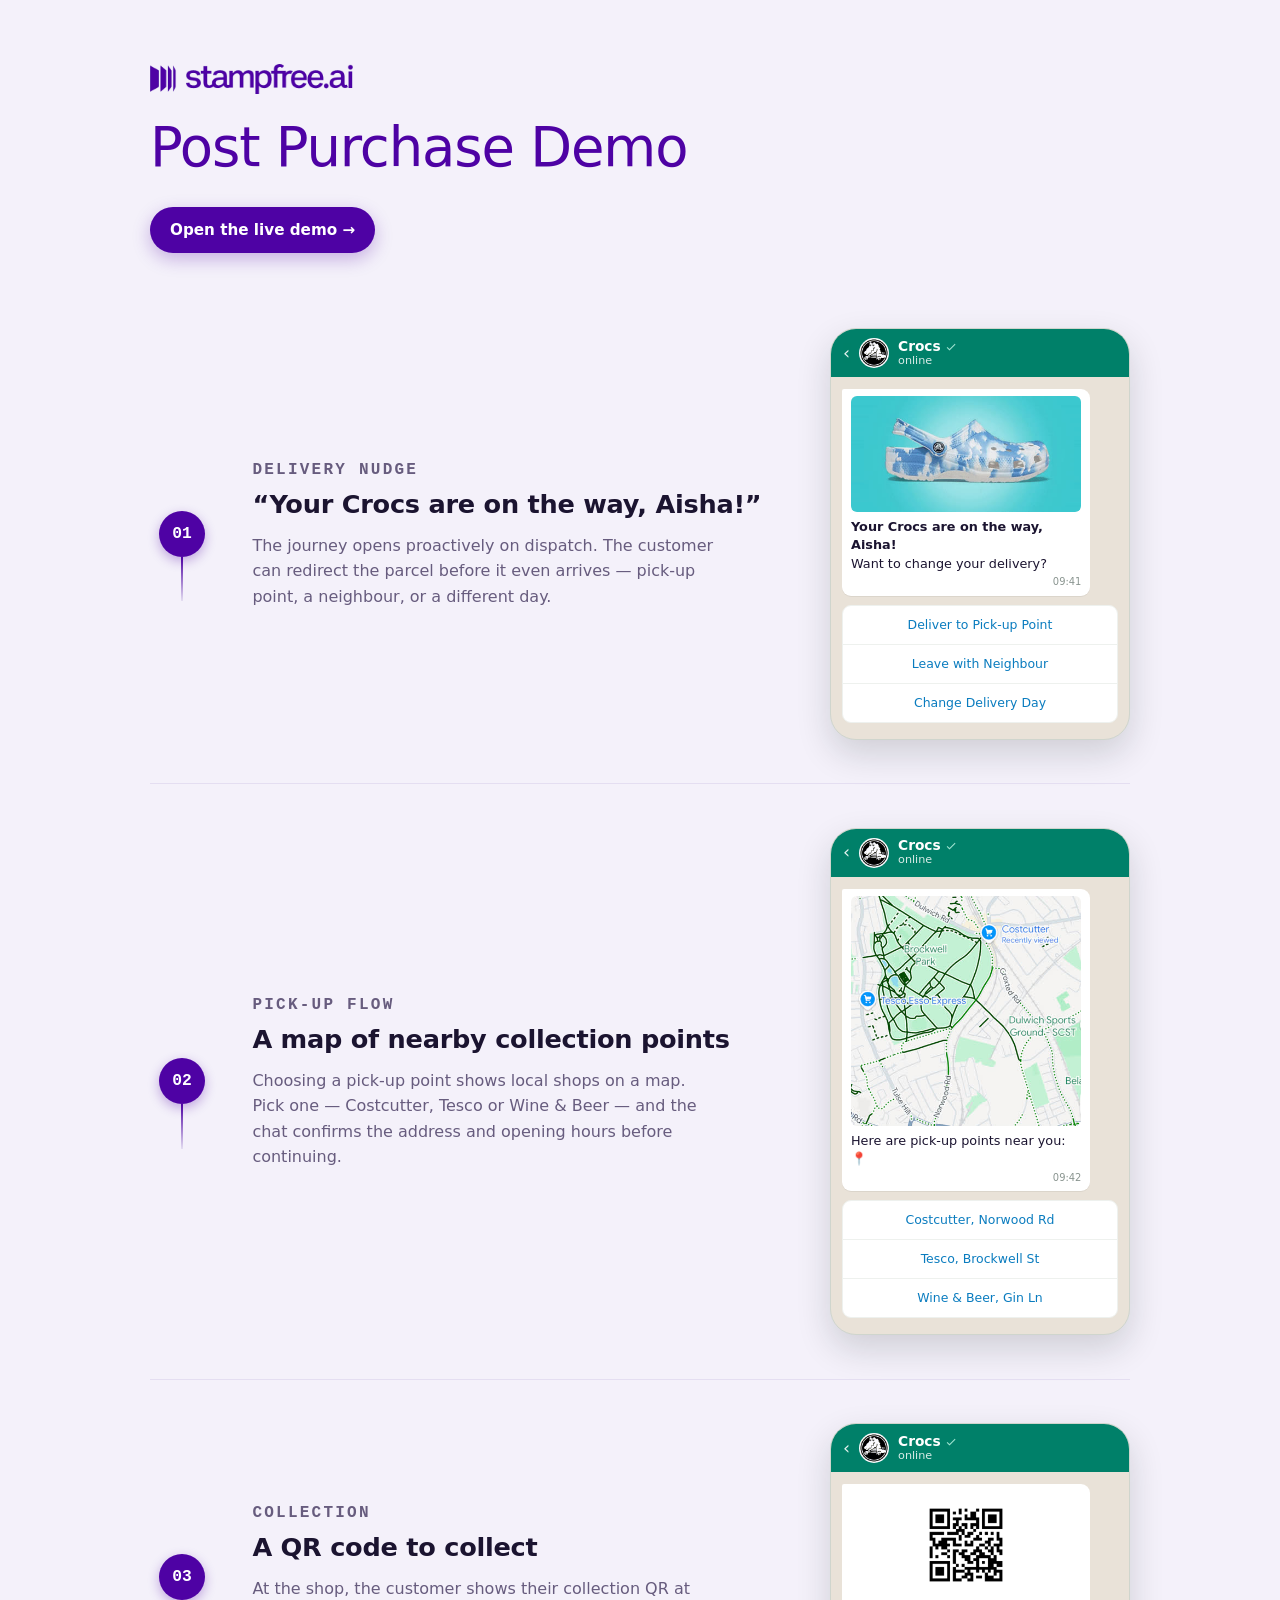
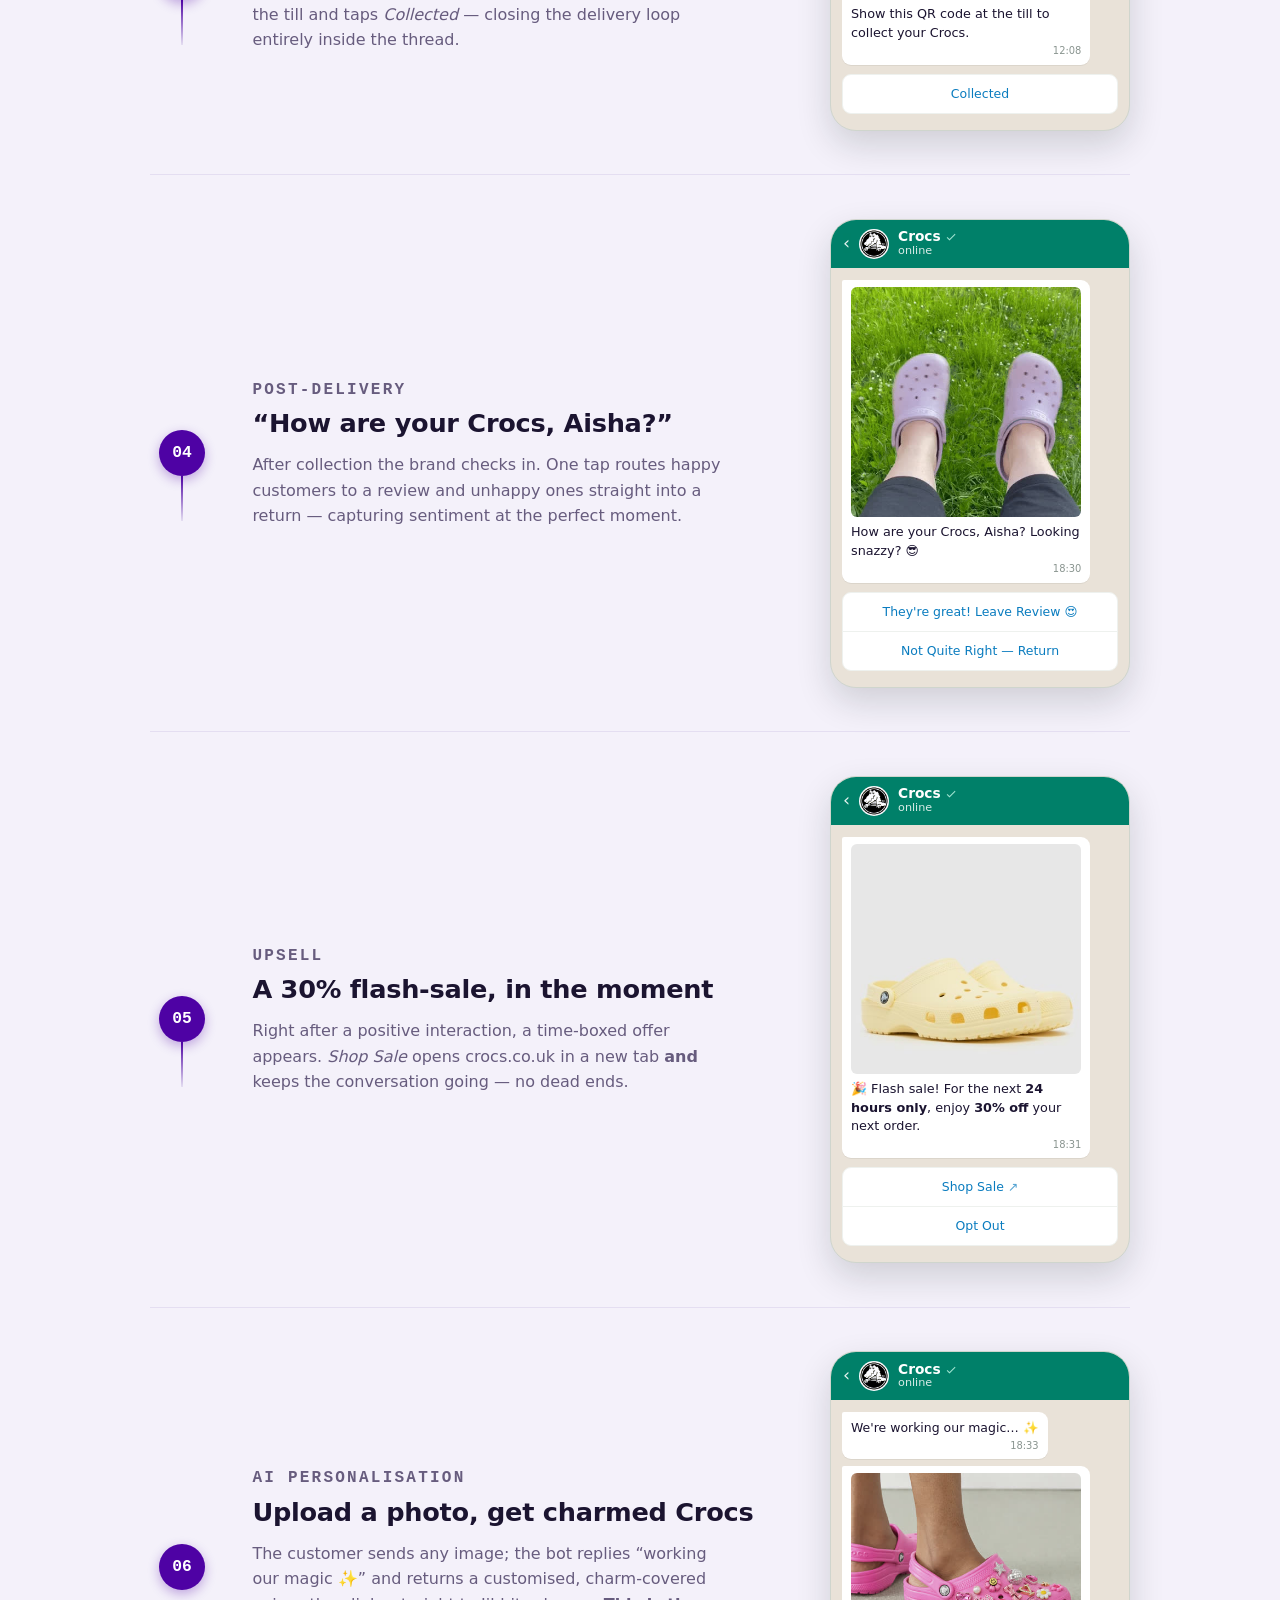
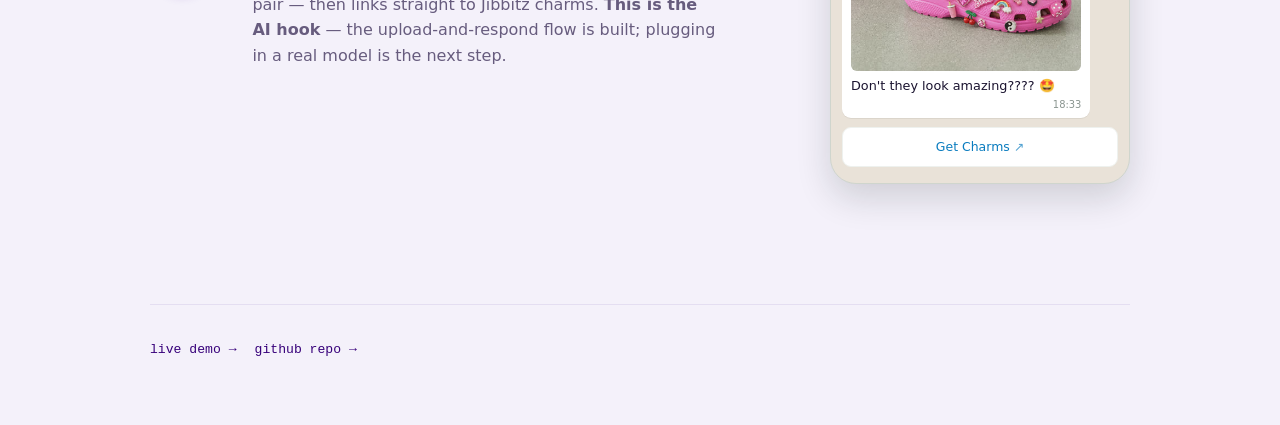
<file: walkthrough.html>
<!DOCTYPE html>
<html lang="en">
<head>
<meta charset="UTF-8">
<meta name="viewport" content="width=device-width, initial-scale=1.0">
<title>Crocs × WhatsApp — the delivery journey</title>
<meta name="description" content="A clickable demo of a whole post-purchase journey inside one WhatsApp chat — delivery, collection, feedback, upsell and AI photo personalisation.">
<style>
  :root{
    --ground:#F4F1FA; --card:#FFFFFF; --ink:#1B1430; --muted:#675C7E;
    --accent:#4E02A4; --accent-deep:#37017A; --mint:#ECE3FA; --line:#E4DEF1;
    --wa-bar:#008069; --wa-screen:#E9E2D8; --bubble-in:#FFFFFF; --bubble-out:#D9FDD3;
    --sans:ui-sans-serif,system-ui,-apple-system,"Segoe UI",Roboto,Helvetica,Arial,sans-serif;
    --mono:ui-monospace,"SF Mono","Cascadia Mono","Roboto Mono",Menlo,Consolas,monospace;
  }
  *{box-sizing:border-box}
  body{margin:0;background:var(--ground);color:var(--ink);font-family:var(--sans);
    line-height:1.6;-webkit-font-smoothing:antialiased;text-rendering:optimizeLegibility}
  .wrap{max-width:1060px;margin:0 auto;padding:clamp(28px,5vw,72px) clamp(20px,4vw,40px)}

  /* ---- masthead ---- */
  .logo{height:30px;width:auto;display:block;margin:0 0 26px}
  h1{font-size:clamp(2.1rem,5.2vw,3.4rem);line-height:1.04;letter-spacing:-.02em;font-weight:400;
    color:var(--accent);margin:0;max-width:18ch;text-wrap:balance}
  .dek{font-size:clamp(1.02rem,1.6vw,1.18rem);color:var(--muted);max-width:60ch;margin:22px 0 0}
  .actions{display:flex;flex-wrap:wrap;gap:12px;margin-top:30px}
  .btn{font:inherit;font-weight:600;font-size:.95rem;text-decoration:none;border-radius:999px;
    padding:11px 20px;display:inline-flex;align-items:center;gap:8px;transition:transform .15s,box-shadow .15s}
  .btn:hover{transform:translateY(-1px)}
  .btn.primary{background:var(--accent);color:#fff;box-shadow:0 6px 18px rgba(78,2,164,.28)}
  .btn.primary:hover{box-shadow:0 10px 26px rgba(78,2,164,.36)}
  .btn.ghost{background:transparent;color:var(--ink);border:1.5px solid var(--line)}
  .btn.ghost:hover{border-color:var(--accent)}
  .btn:focus-visible{outline:3px solid var(--accent);outline-offset:3px}

  .lead-note{margin-top:34px;padding:16px 20px;background:var(--card);border:1px solid var(--line);
    border-left:3px solid var(--accent);border-radius:10px;font-size:.95rem;color:var(--muted);max-width:64ch}
  .lead-note b{color:var(--ink);font-weight:600}

  /* ---- timeline ---- */
  .steps{margin-top:clamp(18px,2.5vw,32px);position:relative}
  .step{display:grid;grid-template-columns:64px 1fr 300px;gap:clamp(20px,3vw,44px);
    align-items:center;position:relative;padding:clamp(26px,3.4vw,48px) 0}
  .step + .step{border-top:1px solid var(--line)}
  .gutter{position:relative;display:flex;justify-content:center}
  .badge{width:46px;height:46px;border-radius:50%;background:var(--accent);color:#fff;
    font-family:var(--mono);font-weight:700;font-size:1.02rem;display:flex;align-items:center;justify-content:center;
    box-shadow:0 4px 12px rgba(78,2,164,.32);position:relative;z-index:2}
  /* connecting spine */
  .step:not(:last-child) .gutter::after{content:"";position:absolute;top:46px;bottom:calc(-1 * clamp(26px,3.4vw,48px) - 1px);
    left:50%;transform:translateX(-50%);width:2px;background:linear-gradient(var(--accent),var(--line));z-index:1}

  .copy h2{font-size:clamp(1.3rem,2.2vw,1.6rem);font-weight:700;letter-spacing:-.01em;margin:0 0 8px;text-wrap:balance}
  .copy p{margin:0;color:var(--muted);font-size:1rem;max-width:46ch}
  .tag{font-family:var(--mono);font-size:.68rem;letter-spacing:.14em;text-transform:uppercase;
    color:var(--accent-deep);margin:0 0 10px;font-weight:600}

  /* ---- phone "screenshot" ---- */
  .phone{width:100%;max-width:300px;justify-self:center;border-radius:26px;overflow:hidden;
    background:var(--wa-screen);border:1px solid #cfd5cd;box-shadow:0 14px 34px rgba(17,34,28,.16);
    display:flex;flex-direction:column}
  .wa-bar{background:var(--wa-bar);color:#fff;display:flex;align-items:center;gap:9px;padding:9px 12px}
  .wa-bar .back{font-size:1.1rem;line-height:1;opacity:.9}
  .wa-bar img.ava{width:30px;height:30px;border-radius:50%;object-fit:cover;background:#fff;flex:0 0 auto}
  .wa-bar .who{display:flex;flex-direction:column;line-height:1.15;min-width:0}
  .wa-bar .who .nm{font-size:.86rem;font-weight:600;display:flex;align-items:center;gap:4px}
  .wa-bar .who .nm svg{width:12px;height:12px;fill:#9FE3D0}
  .wa-bar .who .on{font-size:.7rem;opacity:.85}
  .screen{padding:12px 11px 16px;display:flex;flex-direction:column;gap:7px}
  .bubble{max-width:90%;font-size:.8rem;line-height:1.45;padding:7px 9px 6px;border-radius:9px;
    box-shadow:0 1px .5px rgba(0,0,0,.06)}
  .bubble.in{align-self:flex-start;background:var(--bubble-in);border-radius:2px 9px 9px 9px}
  .bubble img.shot{width:100%;border-radius:6px;display:block;margin-bottom:6px}
  .qrwrap{background:#fff;border-radius:6px;padding:6px;margin-bottom:6px}
  .qrwrap img{width:96px;display:block;margin:0 auto}
  .time{font-size:.62rem;color:#8a9590;text-align:right;margin-top:2px}
  .opts{align-self:stretch;background:#fff;border-radius:9px;overflow:hidden;border:1px solid #eef1ee;margin-top:2px}
  .opt{padding:9px;text-align:center;font-size:.78rem;font-weight:500;color:#0a7cbf}
  .opt + .opt{border-top:1px solid #eef1ee}
  .opt.link::after{content:" ↗";opacity:.7}

  /* ---- footer ---- */
  .foot{margin-top:clamp(46px,6vw,80px);border-top:1px solid var(--line);padding-top:30px;
    display:grid;grid-template-columns:1fr;gap:18px}
  .foot h3{margin:0 0 6px;font-size:1.05rem;font-weight:700}
  .foot p{margin:0;color:var(--muted);font-size:.95rem;max-width:70ch}
  .foot code{font-family:var(--mono);font-size:.85em;background:#fff;border:1px solid var(--line);
    padding:1px 6px;border-radius:5px;color:var(--accent-deep)}
  .foot .links{font-family:var(--mono);font-size:.82rem;display:flex;flex-wrap:wrap;gap:18px;margin-top:4px}
  .foot a{color:var(--accent-deep);text-decoration:none;border-bottom:1px solid transparent}
  .foot a:hover{border-bottom-color:var(--accent)}

  @media (max-width:760px){
    .step{grid-template-columns:48px 1fr;gap:18px 16px}
    .phone{grid-column:1 / -1;max-width:280px;justify-self:start;margin-top:6px}
    .step:not(:last-child) .gutter::after{bottom:-18px}
    .badge{width:40px;height:40px;font-size:.92rem}
  }

  .reveal{opacity:0;transform:translateY(14px);transition:opacity .6s ease,transform .6s ease}
  .reveal.in{opacity:1;transform:none}
  @media (prefers-reduced-motion:reduce){.reveal{opacity:1;transform:none;transition:none}}

  /* Print / Save-as-PDF: show everything, keep colours, keep steps whole */
  @media print{
    *{-webkit-print-color-adjust:exact;print-color-adjust:exact}
    body{background:#fff}
    .wrap{max-width:none;padding:24px 28px}
    .reveal{opacity:1 !important;transform:none !important;transition:none !important}
    .step{break-inside:avoid;page-break-inside:avoid}
    .btn{border:1px solid var(--line)}
  }
</style>
</head>
<body>
<div class="wrap">
  <header>
    <img class="logo" src="[data-uri]" alt="stampfree.ai">
    <h1>Post Purchase Demo</h1>
    <div class="actions">
      <a class="btn primary" href="https://pipgdm.github.io/crocs-whatsapp-demo/" target="_blank" rel="noopener">Open the live demo →</a>
    </div>
  </header>

  <main class="steps">

    <section class="step reveal">
      <div class="gutter"><div class="badge">01</div></div>
      <div class="copy">
        <p class="tag">Delivery nudge</p>
        <h2>“Your Crocs are on the way, Aisha!”</h2>
        <p>The journey opens proactively on dispatch. The customer can redirect the parcel before it even arrives — pick-up point, a neighbour, or a different day.</p>
      </div>
      <div class="phone" aria-hidden="true">
        <div class="wa-bar"><span class="back">‹</span><img class="ava" src="[data-uri]" alt=""><div class="who"><span class="nm">Crocs <svg viewBox="0 0 24 24"><path d="M9 16.17 4.83 12l-1.42 1.41L9 19 21 7l-1.41-1.41z"/></svg></span><span class="on">online</span></div></div>
        <div class="screen">
          <div class="bubble in"><img class="shot" src="[data-uri]" alt="Crocs on the way"><b>Your Crocs are on the way, Aisha!</b><br>Want to change your delivery?<div class="time">09:41</div></div>
          <div class="opts"><div class="opt">Deliver to Pick-up Point</div><div class="opt">Leave with Neighbour</div><div class="opt">Change Delivery Day</div></div>
        </div>
      </div>
    </section>

    <section class="step reveal">
      <div class="gutter"><div class="badge">02</div></div>
      <div class="copy">
        <p class="tag">Pick-up flow</p>
        <h2>A map of nearby collection points</h2>
        <p>Choosing a pick-up point shows local shops on a map. Pick one — Costcutter, Tesco or Wine&nbsp;&amp;&nbsp;Beer — and the chat confirms the address and opening hours before continuing.</p>
      </div>
      <div class="phone" aria-hidden="true">
        <div class="wa-bar"><span class="back">‹</span><img class="ava" src="[data-uri]" alt=""><div class="who"><span class="nm">Crocs <svg viewBox="0 0 24 24"><path d="M9 16.17 4.83 12l-1.42 1.41L9 19 21 7l-1.41-1.41z"/></svg></span><span class="on">online</span></div></div>
        <div class="screen">
          <div class="bubble in"><img class="shot" src="[data-uri]" alt="Map of pick-up points">Here are pick-up points near you: 📍<div class="time">09:42</div></div>
          <div class="opts"><div class="opt">Costcutter, Norwood Rd</div><div class="opt">Tesco, Brockwell St</div><div class="opt">Wine &amp; Beer, Gin Ln</div></div>
        </div>
      </div>
    </section>

    <section class="step reveal">
      <div class="gutter"><div class="badge">03</div></div>
      <div class="copy">
        <p class="tag">Collection</p>
        <h2>A QR code to collect</h2>
        <p>At the shop, the customer shows their collection QR at the till and taps <em>Collected</em> — closing the delivery loop entirely inside the thread.</p>
      </div>
      <div class="phone" aria-hidden="true">
        <div class="wa-bar"><span class="back">‹</span><img class="ava" src="[data-uri]" alt=""><div class="who"><span class="nm">Crocs <svg viewBox="0 0 24 24"><path d="M9 16.17 4.83 12l-1.42 1.41L9 19 21 7l-1.41-1.41z"/></svg></span><span class="on">online</span></div></div>
        <div class="screen">
          <div class="bubble in"><div class="qrwrap"><img src="[data-uri]" alt="Collection QR code"></div>Show this QR code at the till to collect your Crocs.<div class="time">12:08</div></div>
          <div class="opts"><div class="opt">Collected</div></div>
        </div>
      </div>
    </section>

    <section class="step reveal">
      <div class="gutter"><div class="badge">04</div></div>
      <div class="copy">
        <p class="tag">Post-delivery</p>
        <h2>“How are your Crocs, Aisha?”</h2>
        <p>After collection the brand checks in. One tap routes happy customers to a review and unhappy ones straight into a return — capturing sentiment at the perfect moment.</p>
      </div>
      <div class="phone" aria-hidden="true">
        <div class="wa-bar"><span class="back">‹</span><img class="ava" src="[data-uri]" alt=""><div class="who"><span class="nm">Crocs <svg viewBox="0 0 24 24"><path d="M9 16.17 4.83 12l-1.42 1.41L9 19 21 7l-1.41-1.41z"/></svg></span><span class="on">online</span></div></div>
        <div class="screen">
          <div class="bubble in"><img class="shot" src="[data-uri]" alt="Crocs delivered">How are your Crocs, Aisha? Looking snazzy? 😎<div class="time">18:30</div></div>
          <div class="opts"><div class="opt">They&#39;re great! Leave Review 😍</div><div class="opt">Not Quite Right — Return</div></div>
        </div>
      </div>
    </section>

    <section class="step reveal">
      <div class="gutter"><div class="badge">05</div></div>
      <div class="copy">
        <p class="tag">Upsell</p>
        <h2>A 30% flash-sale, in the moment</h2>
        <p>Right after a positive interaction, a time-boxed offer appears. <em>Shop Sale</em> opens crocs.co.uk in a new tab <b>and</b> keeps the conversation going — no dead ends.</p>
      </div>
      <div class="phone" aria-hidden="true">
        <div class="wa-bar"><span class="back">‹</span><img class="ava" src="[data-uri]" alt=""><div class="who"><span class="nm">Crocs <svg viewBox="0 0 24 24"><path d="M9 16.17 4.83 12l-1.42 1.41L9 19 21 7l-1.41-1.41z"/></svg></span><span class="on">online</span></div></div>
        <div class="screen">
          <div class="bubble in"><img class="shot" src="[data-uri]" alt="30% off flash sale">🎉 Flash sale! For the next <b>24 hours only</b>, enjoy <b>30% off</b> your next order.<div class="time">18:31</div></div>
          <div class="opts"><div class="opt link">Shop Sale</div><div class="opt">Opt Out</div></div>
        </div>
      </div>
    </section>

    <section class="step reveal">
      <div class="gutter"><div class="badge">06</div></div>
      <div class="copy">
        <p class="tag">AI personalisation</p>
        <h2>Upload a photo, get charmed Crocs</h2>
        <p>The customer sends any image; the bot replies “working our magic ✨” and returns a customised, charm-covered pair — then links straight to Jibbitz charms. <b>This is the AI hook</b> — the upload-and-respond flow is built; plugging in a real model is the next step.</p>
      </div>
      <div class="phone" aria-hidden="true">
        <div class="wa-bar"><span class="back">‹</span><img class="ava" src="[data-uri]" alt=""><div class="who"><span class="nm">Crocs <svg viewBox="0 0 24 24"><path d="M9 16.17 4.83 12l-1.42 1.41L9 19 21 7l-1.41-1.41z"/></svg></span><span class="on">online</span></div></div>
        <div class="screen">
          <div class="bubble in" style="font-size:.78rem">We&#39;re working our magic… ✨<div class="time">18:33</div></div>
          <div class="bubble in"><img class="shot" src="[data-uri]" alt="Customised charm Crocs">Don&#39;t they look amazing???? 🤩<div class="time">18:33</div></div>
          <div class="opts"><div class="opt link">Get Charms</div></div>
        </div>
      </div>
    </section>

  </main>

  <footer class="foot">
    <div class="links">
      <a href="https://pipgdm.github.io/crocs-whatsapp-demo/" target="_blank" rel="noopener">live demo →</a>
      <a href="https://github.com/pipgdm/crocs-whatsapp-demo" target="_blank" rel="noopener">github repo →</a>
    </div>
  </footer>
</div>

<script>
  (function(){
    var els=document.querySelectorAll('.reveal');
    if(!('IntersectionObserver' in window)||window.matchMedia('(prefers-reduced-motion:reduce)').matches){
      els.forEach(function(e){e.classList.add('in')});return;
    }
    var io=new IntersectionObserver(function(entries){
      entries.forEach(function(en){if(en.isIntersecting){en.target.classList.add('in');io.unobserve(en.target);}});
    },{threshold:.16});
    els.forEach(function(e){io.observe(e)});
  })();
</script>
</body>
</html>
</file>
